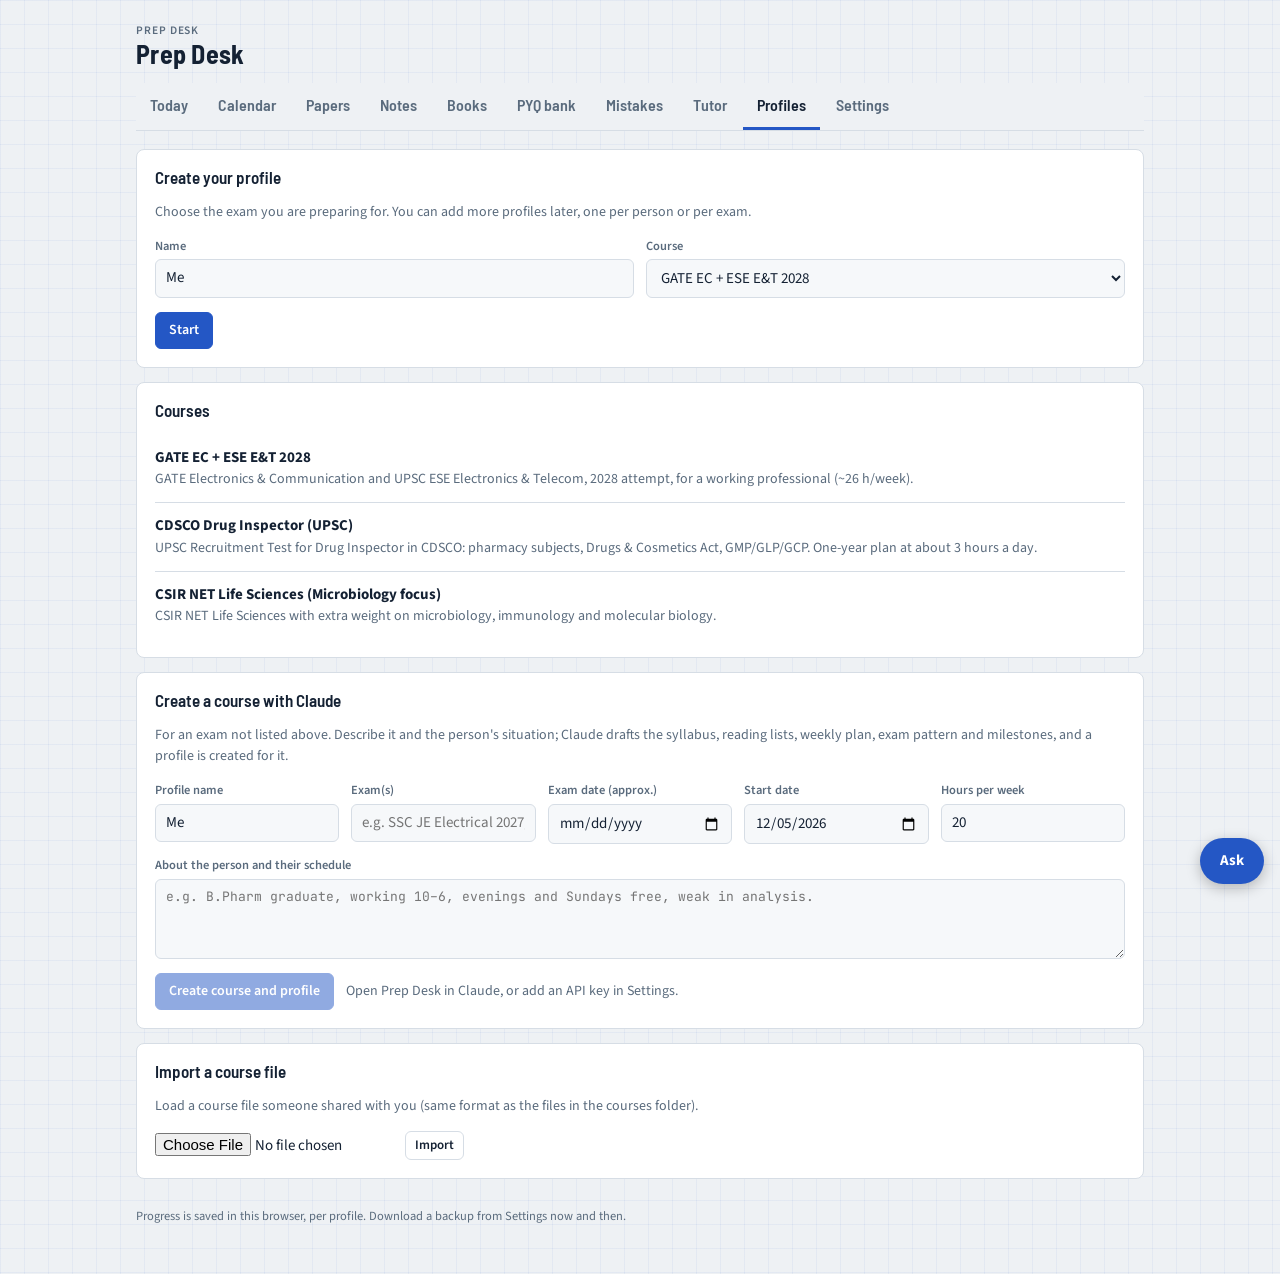
<file: index.html>
<!doctype html>
<html lang="en">
<head>
<meta charset="utf-8">
<meta name="viewport" content="width=device-width,initial-scale=1,viewport-fit=cover">
<title>Prep Desk</title>
<meta name="description" content="Exam prep planner with daily study links, no-repeat weekend papers, PYQ bank, subject notes and an AI tutor.">
<meta name="color-scheme" content="light dark">
<link rel="icon" href="data:image/svg+xml,%3Csvg xmlns='http://www.w3.org/2000/svg' viewBox='0 0 32 32'%3E%3Crect width='32' height='32' rx='7' fill='%232457c5'/%3E%3Cpath d='M8 9h16M8 16h16M8 23h10' stroke='white' stroke-width='3' stroke-linecap='round'/%3E%3C/svg%3E">
<link rel="preconnect" href="https://fonts.googleapis.com">
<link rel="preconnect" href="https://fonts.gstatic.com" crossorigin>
<link rel="stylesheet" href="https://fonts.googleapis.com/css2?family=Barlow+Semi+Condensed:wght@500;600;700&family=Source+Sans+3:wght@400;600;700&family=JetBrains+Mono:wght@500&display=swap">
<style>html{-webkit-text-size-adjust:100%}body{margin:0}[hidden]{display:none!important}img{max-width:100%}:root{padding-top:env(safe-area-inset-top,0px);padding-bottom:env(safe-area-inset-bottom,0px)}</style>
<link rel="stylesheet" href="styles.css">
</head>
<body>
<div class="wrap">
  <header class="top">
    <div>
      <div class="label">Prep Desk</div>
      <h1 id="coursename">Prep Desk</h1>
      <div class="sync" id="sync">Loading…</div>
    </div>
    <div class="topright"><div class="profbar" id="profbar"></div><div class="countdowns" id="countdowns"></div></div>
  </header>
  <nav class="tabs" role="tablist" id="tabs">
    <button role="tab" data-tab="today" aria-selected="true">Today</button>
    <button role="tab" data-tab="calendar" aria-selected="false">Calendar</button>
    <button role="tab" data-tab="papers" aria-selected="false">Papers</button>
    <button role="tab" data-tab="notes" aria-selected="false">Notes</button>
    <button role="tab" data-tab="books" aria-selected="false">Books</button>
    <button role="tab" data-tab="bank" aria-selected="false">PYQ bank</button>
    <button role="tab" data-tab="mistakes" aria-selected="false">Mistakes</button>
    <button role="tab" data-tab="tutor" aria-selected="false">Tutor</button>
    <button role="tab" data-tab="courses" aria-selected="false">Profiles</button>
    <button role="tab" data-tab="settings" aria-selected="false">Settings</button>
  </nav>
  <main id="view"><div class="empty">Loading your course…</div></main>
  <footer>Progress is saved in this browser, per profile. Download a backup from Settings now and then.</footer>
</div>
<div class="toast" id="toast" role="status" hidden></div>
<script src="store.js"></script>
<script src="app.js"></script>
</body>
</html>
</file>
<file: styles.css>
/* Prep Desk — engineering-notebook look: sticky tab strip over one working column, graph-paper ground, white sheets for tasks */
:root{
  --bg:#eef1f4; --surface:#ffffff; --surface2:#f6f8fa; --ink:#142133; --muted:#5a6b7d; --line:#d6dde5;
  --accent:#2457c5; --accent-soft:rgba(36,87,197,.10); --accent-ink:#ffffff;
  --test:#b85a1a; --test-soft:rgba(184,90,26,.11); --ok:#2b7d47; --ok-soft:rgba(43,125,71,.12); --bad:#b83434; --bad-soft:rgba(184,52,52,.10);
  --grid:rgba(36,87,197,.055);
  --c1:#2457c5; --c2:#0f8a8a; --c3:#7a4cc2; --c4:#b8861a; --c5:#c2482f; --c6:#3d8a2f; --c7:#b33a7a; --c8:#4a6a8f;
  --f-display:"Barlow Semi Condensed","Arial Narrow",system-ui,sans-serif;
  --f-body:"Source Sans 3",system-ui,-apple-system,"Segoe UI",sans-serif;
  --f-mono:"JetBrains Mono",ui-monospace,"SFMono-Regular",Menlo,monospace;
  --r:8px;
}
@media (prefers-color-scheme: dark){:root:not([data-theme="light"]){
  --bg:#0e151e; --surface:#16202b; --surface2:#1c2733; --ink:#e3eaf2; --muted:#93a3b5; --line:#2a3746;
  --accent:#7aa2ff; --accent-soft:rgba(122,162,255,.14); --accent-ink:#0b1424;
  --test:#eb9a5e; --test-soft:rgba(235,154,94,.14); --ok:#62c482; --ok-soft:rgba(98,196,130,.14); --bad:#f07373; --bad-soft:rgba(240,115,115,.13);
  --grid:rgba(122,162,255,.05);
  --c1:#7aa2ff; --c2:#4fc9c9; --c3:#b293f0; --c4:#e2b850; --c5:#f08a6e; --c6:#7fcf6c; --c7:#ec82bd; --c8:#9ab4d4;
  color-scheme:dark}}
:root[data-theme="dark"]{
  --bg:#0e151e; --surface:#16202b; --surface2:#1c2733; --ink:#e3eaf2; --muted:#93a3b5; --line:#2a3746;
  --accent:#7aa2ff; --accent-soft:rgba(122,162,255,.14); --accent-ink:#0b1424;
  --test:#eb9a5e; --test-soft:rgba(235,154,94,.14); --ok:#62c482; --ok-soft:rgba(98,196,130,.14); --bad:#f07373; --bad-soft:rgba(240,115,115,.13);
  --grid:rgba(122,162,255,.05);
  --c1:#7aa2ff; --c2:#4fc9c9; --c3:#b293f0; --c4:#e2b850; --c5:#f08a6e; --c6:#7fcf6c; --c7:#ec82bd; --c8:#9ab4d4;
  color-scheme:dark}
*{box-sizing:border-box}
body{background:var(--bg);color:var(--ink);font-family:var(--f-body);font-size:15px;line-height:1.5;
  background-image:linear-gradient(var(--grid) 1px,transparent 1px),linear-gradient(90deg,var(--grid) 1px,transparent 1px);background-size:24px 24px}
.wrap{max-width:1040px;margin:0 auto;padding-inline:16px;padding-block:0 48px}
h1,h2,h3{font-family:var(--f-display);text-wrap:balance;margin:0;line-height:1.15}
h1{font-size:26px;font-weight:700;letter-spacing:.01em}
h2{font-size:21px;font-weight:600}
h3{font-size:17px;font-weight:600}
.mono,.num{font-family:var(--f-mono);font-variant-numeric:tabular-nums}
.muted{color:var(--muted)}
.label{font-size:11.5px;letter-spacing:.08em;text-transform:uppercase;color:var(--muted);font-weight:600}
a{color:var(--accent)}
button,input,select,textarea{font:inherit;color:inherit}
:focus-visible{outline:2px solid var(--accent);outline-offset:2px}

header.top{display:flex;flex-wrap:wrap;align-items:flex-end;justify-content:space-between;gap:12px;padding-block:22px 14px}
.countdowns{display:flex;gap:10px;flex-wrap:wrap}
.cd{background:var(--surface);border:1px solid var(--line);border-radius:var(--r);padding:6px 12px;display:flex;flex-direction:column;min-width:108px}
.cd b{font-family:var(--f-mono);font-size:18px;font-weight:500}
.cd span{font-size:11.5px;color:var(--muted)}

nav.tabs{position:sticky;top:env(safe-area-inset-top,0px);z-index:5;background:var(--bg);display:flex;gap:2px;overflow-x:auto;border-bottom:1px solid var(--line);margin-bottom:18px;scrollbar-width:none}
nav.tabs button{background:none;border:0;padding:10px 14px;font-family:var(--f-display);font-size:16px;font-weight:600;color:var(--muted);cursor:pointer;border-bottom:3px solid transparent;white-space:nowrap}
nav.tabs button[aria-selected="true"]{color:var(--ink);border-bottom-color:var(--accent)}
nav.tabs .badge{font-family:var(--f-mono);font-size:11px;background:var(--bad-soft);color:var(--bad);padding:1px 6px;border-radius:10px;margin-left:4px}

.sheet{background:var(--surface);border:1px solid var(--line);border-radius:var(--r);padding:18px}
.stack{display:flex;flex-direction:column;gap:14px}
.row{display:flex;gap:12px;flex-wrap:wrap;align-items:center}
.grid2{display:grid;grid-template-columns:minmax(0,1.6fr) minmax(0,1fr);gap:16px;align-items:start}
@media (max-width:820px){.grid2{grid-template-columns:minmax(0,1fr)}}

.btn{display:inline-flex;align-items:center;gap:6px;border:1px solid var(--line);background:var(--surface);padding:7px 13px;border-radius:6px;cursor:pointer;font-weight:600;font-size:14px;text-decoration:none;color:var(--ink)}
.btn:hover{border-color:var(--accent)}
.btn.primary{background:var(--accent);border-color:var(--accent);color:var(--accent-ink)}
.btn.test{background:var(--test);border-color:var(--test);color:var(--accent-ink)}
.btn.small{padding:4px 9px;font-size:13px}
.btn:disabled{opacity:.5;cursor:not-allowed}
.chip{display:inline-flex;align-items:center;gap:5px;font-size:13px;padding:3px 10px;border-radius:14px;border:1px solid var(--line);background:var(--surface2);text-decoration:none;color:var(--ink)}
a.chip:hover{border-color:var(--accent)}
.pill{display:inline-block;font-size:11.5px;font-weight:600;letter-spacing:.04em;padding:2px 8px;border-radius:10px;text-transform:uppercase}
.dot{width:9px;height:9px;border-radius:50%;display:inline-block;flex:none}

/* Day plan */
.dayhead{display:flex;justify-content:space-between;align-items:flex-start;gap:12px;flex-wrap:wrap}
.slots{display:flex;flex-direction:column;margin-top:14px;border-top:1px solid var(--line)}
.slot{display:grid;grid-template-columns:108px minmax(0,1fr);gap:14px;padding-block:14px;border-bottom:1px solid var(--line)}
.slot .time{font-family:var(--f-mono);font-size:12.5px;color:var(--muted);padding-top:2px}
.slot .time b{display:block;font-family:var(--f-body);font-size:12px;letter-spacing:.06em;text-transform:uppercase;color:var(--ink);font-weight:700}
.slot .what{display:flex;flex-direction:column;gap:7px;min-width:0}
.slot .title{font-weight:700;font-size:16px}
.slot .subj{display:flex;align-items:center;gap:6px;font-size:13px;color:var(--muted)}
.slot.paper{background:var(--test-soft);margin-inline:-18px;padding-inline:18px;border-bottom-color:transparent}
.links{display:flex;gap:6px;flex-wrap:wrap}
@media (max-width:520px){.slot{grid-template-columns:minmax(0,1fr);gap:4px}}
.donebar{display:flex;gap:10px;align-items:center;flex-wrap:wrap;margin-top:14px}
.donebar input[type=number]{width:72px;padding:6px 8px;border:1px solid var(--line);border-radius:6px;background:var(--surface2)}
.check{display:inline-flex;align-items:center;gap:8px;font-weight:600;cursor:pointer}
.check input{width:18px;height:18px;accent-color:var(--ok)}
.done-flag{color:var(--ok);font-weight:700}

/* Stats */
.stats{display:grid;grid-template-columns:repeat(2,minmax(0,1fr));gap:10px}
.stat{background:var(--surface2);border-radius:6px;padding:10px 12px}
.stat b{display:block;font-family:var(--f-mono);font-size:20px;font-weight:500}
.stat span{font-size:12.5px;color:var(--muted)}
.meter{height:6px;background:var(--line);border-radius:3px;overflow:hidden;margin-top:6px}
.meter i{display:block;height:100%;background:var(--accent)}

/* Calendar */
.calhead{display:flex;justify-content:space-between;align-items:center;gap:10px;margin-bottom:12px;flex-wrap:wrap}
.calwrap{overflow-x:auto}
.cal{display:grid;grid-template-columns:repeat(7,minmax(44px,1fr));gap:4px;min-width:330px}
.cal .dow{font-size:11.5px;text-align:center;color:var(--muted);font-weight:600;letter-spacing:.06em;text-transform:uppercase;padding-bottom:4px}
.cell{min-height:74px;background:var(--surface);border:1px solid var(--line);border-radius:6px;padding:5px 6px;cursor:pointer;display:flex;flex-direction:column;gap:3px;text-align:left;font-size:12px;overflow:hidden;min-width:0}
.cell:hover{border-color:var(--accent)}
.cell.out{background:transparent;border-style:dashed;opacity:.45}
.cell.today{outline:2px solid var(--accent);outline-offset:-1px}
.cell.sel{background:var(--accent-soft)}
.cell .d{font-family:var(--f-mono);font-size:12px;display:flex;justify-content:space-between}
.cell .s{display:flex;align-items:center;gap:4px;color:var(--muted);white-space:nowrap;overflow:hidden;text-overflow:ellipsis;font-size:11.5px}
.cell .t{font-size:10.5px;font-weight:700;color:var(--test)}
.cell .m{font-size:10.5px;font-weight:700;color:var(--bad)}
.cell.done .d::after{content:"✓";color:var(--ok);font-weight:700}
@media (max-width:520px){.cell{min-height:56px}.cell .s span:last-child{display:none}}
.legend{display:flex;gap:12px;flex-wrap:wrap;margin-top:12px;font-size:12.5px;color:var(--muted)}
.legend span{display:inline-flex;align-items:center;gap:5px}

/* Papers */
.plist{display:flex;flex-direction:column}
.pitem{display:grid;grid-template-columns:minmax(0,1fr) auto;gap:10px;align-items:center;padding-block:12px;border-bottom:1px solid var(--line)}
.pitem:last-child{border-bottom:0}
.score{font-family:var(--f-mono);font-size:15px}
.progress{font-family:var(--f-mono);font-size:13px;color:var(--muted)}
.notice{border:1px solid var(--line);border-left:4px solid var(--accent);background:var(--surface);border-radius:6px;padding:10px 14px;font-size:14px}
.notice.warn{border-left-color:var(--test)}
.notice.err{border-left-color:var(--bad)}

/* Test */
.testbar{display:flex;justify-content:space-between;align-items:center;gap:10px;flex-wrap:wrap;position:sticky;top:calc(env(safe-area-inset-top,0px) + 46px);background:var(--bg);padding-block:8px;z-index:4}
.timer{font-family:var(--f-mono);font-size:20px}
.timer.low{color:var(--bad)}
.qlayout{display:grid;grid-template-columns:minmax(0,1fr) 230px;gap:16px;align-items:start}
@media (max-width:820px){.qlayout{grid-template-columns:minmax(0,1fr)}}
.qmeta{display:flex;gap:8px;flex-wrap:wrap;align-items:center;font-size:13px;color:var(--muted)}
.stem{white-space:pre-wrap;font-size:16px;line-height:1.6;margin-block:12px;overflow-wrap:anywhere}
.opts{display:flex;flex-direction:column;gap:8px}
.opt{display:flex;gap:10px;align-items:flex-start;padding:10px 12px;border:1px solid var(--line);border-radius:6px;cursor:pointer;background:var(--surface2)}
.opt:hover{border-color:var(--accent)}
.opt input{margin-top:4px;accent-color:var(--accent)}
.opt .k{font-family:var(--f-mono);font-weight:500;color:var(--muted)}
.opt.right{border-color:var(--ok);background:var(--ok-soft)}
.opt.wrong{border-color:var(--bad);background:var(--bad-soft)}
.natin{padding:9px 12px;border:1px solid var(--line);border-radius:6px;background:var(--surface2);width:180px;font-family:var(--f-mono)}
.palette{display:grid;grid-template-columns:repeat(6,1fr);gap:5px}
.palette button{aspect-ratio:1;border:1px solid var(--line);background:var(--surface2);border-radius:5px;font-family:var(--f-mono);font-size:12px;cursor:pointer;padding:0}
.palette button.ans{background:var(--ok-soft);border-color:var(--ok)}
.palette button.mark{background:var(--test-soft);border-color:var(--test)}
.palette button.cur{outline:2px solid var(--accent)}
.palette button.r-ok{background:var(--ok-soft);border-color:var(--ok)}
.palette button.r-bad{background:var(--bad-soft);border-color:var(--bad)}
.expl{background:var(--surface2);border-radius:6px;padding:10px 12px;font-size:14px;white-space:pre-wrap;overflow-wrap:anywhere}
.subjtable{width:100%;border-collapse:collapse;font-size:14px}
.subjtable td,.subjtable th{padding:6px 4px;border-bottom:1px solid var(--line);text-align:left}
.subjtable td.n{text-align:right;font-family:var(--f-mono)}
.bar{height:6px;border-radius:3px;background:var(--line);overflow:hidden;min-width:60px}
.bar i{display:block;height:100%}

/* Forms */
.field{display:flex;flex-direction:column;gap:4px;min-width:0}
.field label{font-size:12.5px;font-weight:600;color:var(--muted)}
.field select,.field input,.field textarea{padding:7px 10px;border:1px solid var(--line);border-radius:6px;background:var(--surface2)}
.field textarea{min-height:160px;resize:vertical;font-family:var(--f-mono);font-size:13px}

/* Tutor */
.chat{display:flex;flex-direction:column;gap:10px;max-height:62vh;overflow-y:auto;padding:4px}
.msg{max-width:88%;padding:10px 13px;border-radius:10px;white-space:pre-wrap;overflow-wrap:anywhere;font-size:14.5px}
.msg.me{align-self:flex-end;background:var(--accent);color:var(--accent-ink)}
.msg.ai{align-self:flex-start;background:var(--surface2);border:1px solid var(--line)}
.composer{display:flex;gap:8px;margin-top:12px}
.composer textarea{flex:1;min-width:0;padding:9px 12px;border:1px solid var(--line);border-radius:8px;background:var(--surface2);resize:none;height:46px}
.spin{display:inline-block;width:14px;height:14px;border:2px solid var(--line);border-top-color:var(--accent);border-radius:50%;animation:sp 0.8s linear infinite;vertical-align:-2px}
@keyframes sp{to{transform:rotate(360deg)}}
@media (prefers-reduced-motion: reduce){.spin{animation:none}}
.empty{color:var(--muted);padding:18px 0;font-size:14px}
.sync{font-size:12px;color:var(--muted)}

/* ---- additions for the multi-course app ---- */
.small{font-size:14px}.tiny{font-size:12.5px}.b{font-weight:700}
.ell{overflow:hidden;text-overflow:ellipsis;white-space:nowrap}
.row.spread{justify-content:space-between}
.btn.left{justify-content:flex-start;text-align:left}
.btn.ghost{background:transparent;border-color:transparent;color:var(--muted)}
.btn.ghost:hover{color:var(--bad);border-color:var(--line)}
button.chip{cursor:pointer;font:inherit;font-size:13px}
button.chip:hover{border-color:var(--accent)}
.pill.pa{background:var(--accent-soft);color:var(--accent)}
.pill.pt{background:var(--test-soft);color:var(--test)}
.pill.ms{background:var(--bad-soft);color:var(--bad);margin-top:6px}
.score.big{font-size:28px}
.lt{color:var(--test);font-weight:700}.lm{color:var(--bad);font-weight:700}
.subjtable th.n{text-align:right}
.coursebar{display:flex;align-items:center;gap:8px;flex-wrap:wrap}
.notes{display:grid;grid-template-columns:240px minmax(0,1fr);gap:16px;align-items:start}
@media (max-width:820px){.notes{grid-template-columns:minmax(0,1fr)}.nlist{display:flex!important;flex-direction:row!important;overflow-x:auto;gap:6px}.nsub{white-space:nowrap}}
.nlist{display:flex;flex-direction:column;gap:2px;padding:8px;position:sticky;top:calc(env(safe-area-inset-top,0px) + 56px);max-height:calc(100vh - 80px);overflow-y:auto}
.nsub{display:flex;align-items:center;gap:8px;text-align:left;background:none;border:0;padding:7px 9px;border-radius:6px;cursor:pointer;font-size:14px;color:var(--ink)}
.nsub:hover{background:var(--surface2)}
.nsub.on{background:var(--accent-soft);font-weight:700}
.nsec h3{margin-bottom:6px}
.nsec ul{margin:0;padding-left:20px;display:flex;flex-direction:column;gap:7px;max-width:72ch}
.nsec li{line-height:1.55}
.topics{margin:8px 0 0;padding-left:22px;display:flex;flex-direction:column;gap:4px;font-size:14px}
.grid-form{display:grid;grid-template-columns:repeat(auto-fit,minmax(180px,1fr));gap:12px}
.grid-form .wide{grid-column:1/-1}
code{font-family:var(--f-mono);font-size:.9em;background:var(--surface2);padding:1px 5px;border-radius:4px}
.toast{position:fixed;left:50%;bottom:calc(20px + env(safe-area-inset-bottom,0px));transform:translateX(-50%);background:var(--ink);color:var(--bg);padding:10px 16px;border-radius:8px;font-size:14px;z-index:20;max-width:calc(100vw - 32px);box-shadow:0 6px 24px rgba(0,0,0,.18)}
footer{margin-top:28px;font-size:12.5px;color:var(--muted)}
/* sub-topic reading checklist */
.readlist{display:flex;flex-direction:column;gap:2px;background:var(--surface2);border:1px solid var(--line);border-radius:6px;padding:8px 10px;margin-block:2px}
.readlist .label{margin-bottom:4px}
.ri{display:flex;align-items:flex-start;gap:9px;padding:4px 2px;font-size:14.5px;line-height:1.45;cursor:pointer}
.ri input{width:17px;height:17px;margin-top:2px;flex:none;accent-color:var(--ok)}
.ri span{flex:1;min-width:0}
.ri.on span{color:var(--muted);text-decoration:line-through;text-decoration-color:var(--line)}
.ri .yt{flex:none;text-decoration:none;font-size:12px;color:var(--muted);padding:2px 6px;border:1px solid var(--line);border-radius:10px}
.ri .yt:hover{color:var(--accent);border-color:var(--accent)}
.readlist details summary{cursor:pointer;padding-top:4px}
.topicbox{border:1px solid var(--line);border-radius:6px;padding:8px 10px;background:var(--surface)}
.topicbox summary{cursor:pointer;display:flex;justify-content:space-between;gap:10px;align-items:center}
.topicbox[open] summary{margin-bottom:6px}

/* ---- profiles ---- */
.topright{display:flex;flex-direction:column;align-items:flex-end;gap:10px;min-width:0}
.profbar{display:flex;align-items:center;gap:8px;min-width:0;max-width:100%}
.profbar select{padding:6px 10px;border:1px solid var(--line);border-radius:6px;background:var(--surface);font-weight:600;max-width:min(360px,80vw);text-overflow:ellipsis}
@media (max-width:640px){.topright{align-items:flex-start;width:100%}}
input.inline{padding:6px 9px;border:1px solid var(--line);border-radius:6px;background:var(--surface2);min-width:0;width:180px}

/* ---- notes and books ---- */
.grow{flex:1;min-width:200px}
.topicbody{padding-top:4px}
.kp{margin:4px 0 0;padding-left:20px;display:flex;flex-direction:column;gap:5px;max-width:75ch}
.kp li{line-height:1.5}
textarea.mynote{min-height:96px;font-family:var(--f-body);font-size:14.5px;line-height:1.5;resize:vertical}
.chrow{display:flex;flex-direction:column;gap:2px;padding-block:4px;border-top:1px solid var(--line)}
.chrow:first-of-type{border-top:0}
.chip.tiny{font-size:12px;padding:2px 8px}

/* Study now, Ask drawer, upload panel */
.study{border-left:4px solid var(--accent)}
.study h2{margin:2px 0}
.steps{display:flex;gap:4px;overflow-x:auto}
.steps button{flex:1;min-width:max-content;border:1px solid var(--line);background:var(--surface2);color:var(--ink);padding:6px 10px;border-radius:6px;font-weight:600;font-size:13px;cursor:pointer}
.steps button[aria-selected="true"]{background:var(--accent);border-color:var(--accent);color:var(--accent-ink)}
.lesson{white-space:pre-wrap;line-height:1.6;font-size:15px;max-width:75ch;overflow-wrap:anywhere}
.srcs{display:flex;flex-wrap:wrap;gap:6px;margin-top:8px;white-space:normal}
.src summary{cursor:pointer;list-style:none}
.src summary::-webkit-details-marker{display:none}
.src[open]{flex-basis:100%}
.src .expl{margin-top:6px;font-size:13px}
.mat{border-top:1px solid var(--line);padding-block:6px}
.mat summary{cursor:pointer}
.mat .small{margin:4px 0;overflow-wrap:anywhere}
.chip.ctx{background:var(--accent-soft);border-color:var(--accent)}
.chip .x{border:0;background:none;color:var(--muted);cursor:pointer;padding:0 0 0 4px;font-size:12px}
.askfab{position:fixed;right:16px;bottom:calc(16px + env(safe-area-inset-bottom,0px));z-index:40;border:0;border-radius:24px;padding:12px 20px;background:var(--accent);color:var(--accent-ink);font-weight:700;font-size:15px;cursor:pointer;box-shadow:0 4px 14px rgba(0,0,0,.25)}
.drawer{position:fixed;top:0;right:0;bottom:0;z-index:50;width:min(440px,100vw);background:var(--surface);border-left:1px solid var(--line);box-shadow:-6px 0 24px rgba(0,0,0,.18);padding:16px;display:flex;flex-direction:column;gap:10px;overflow-y:auto;box-sizing:border-box}
.drawer .chat{max-height:none;flex:1;min-height:120px}
.drawer .msg{max-width:94%}
.panel{position:fixed;inset:0;z-index:60;background:rgba(0,0,0,.45);display:flex;align-items:flex-start;justify-content:center;padding:24px 16px;overflow-y:auto}
.pbox{background:var(--surface);border:1px solid var(--line);border-radius:var(--r);padding:18px;width:min(720px,100%);box-sizing:border-box}
.pbox textarea{width:100%;box-sizing:border-box;font-family:var(--f-body);font-size:14.5px;line-height:1.5;resize:vertical}
</file>
